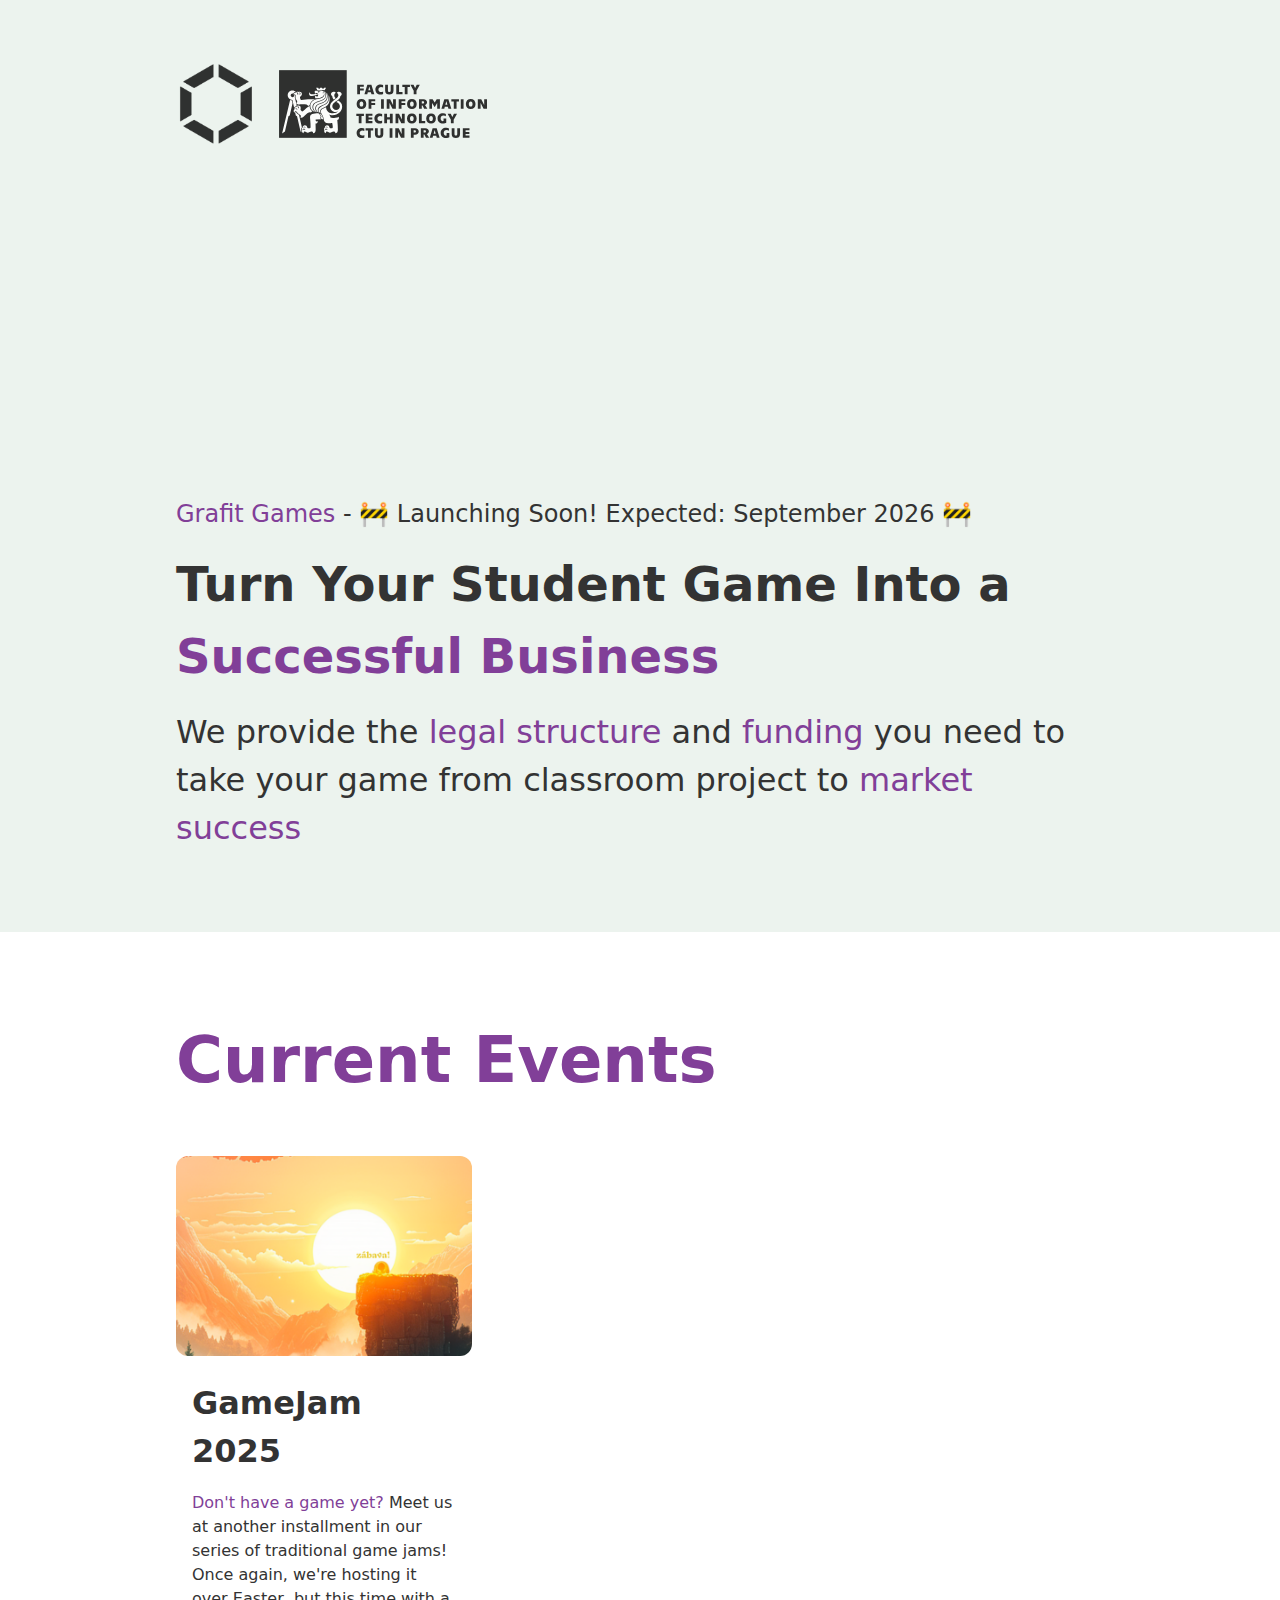
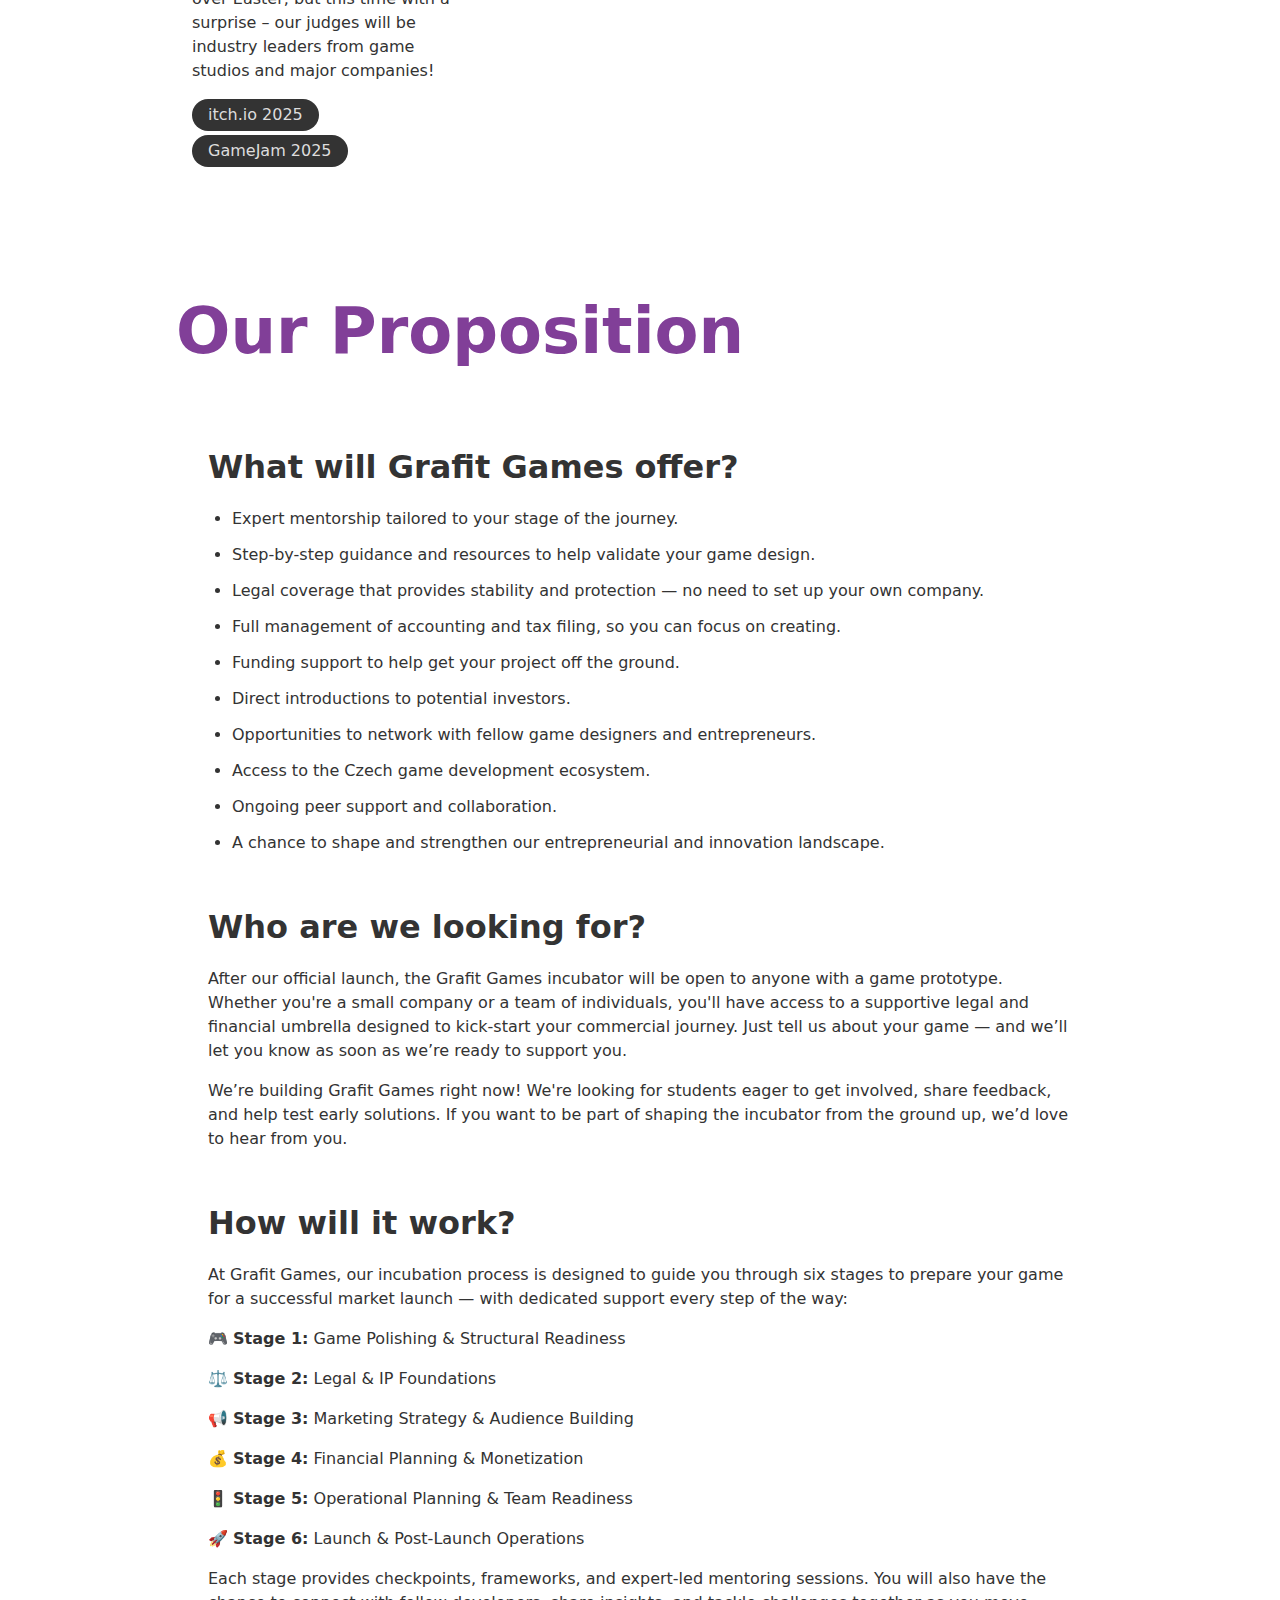
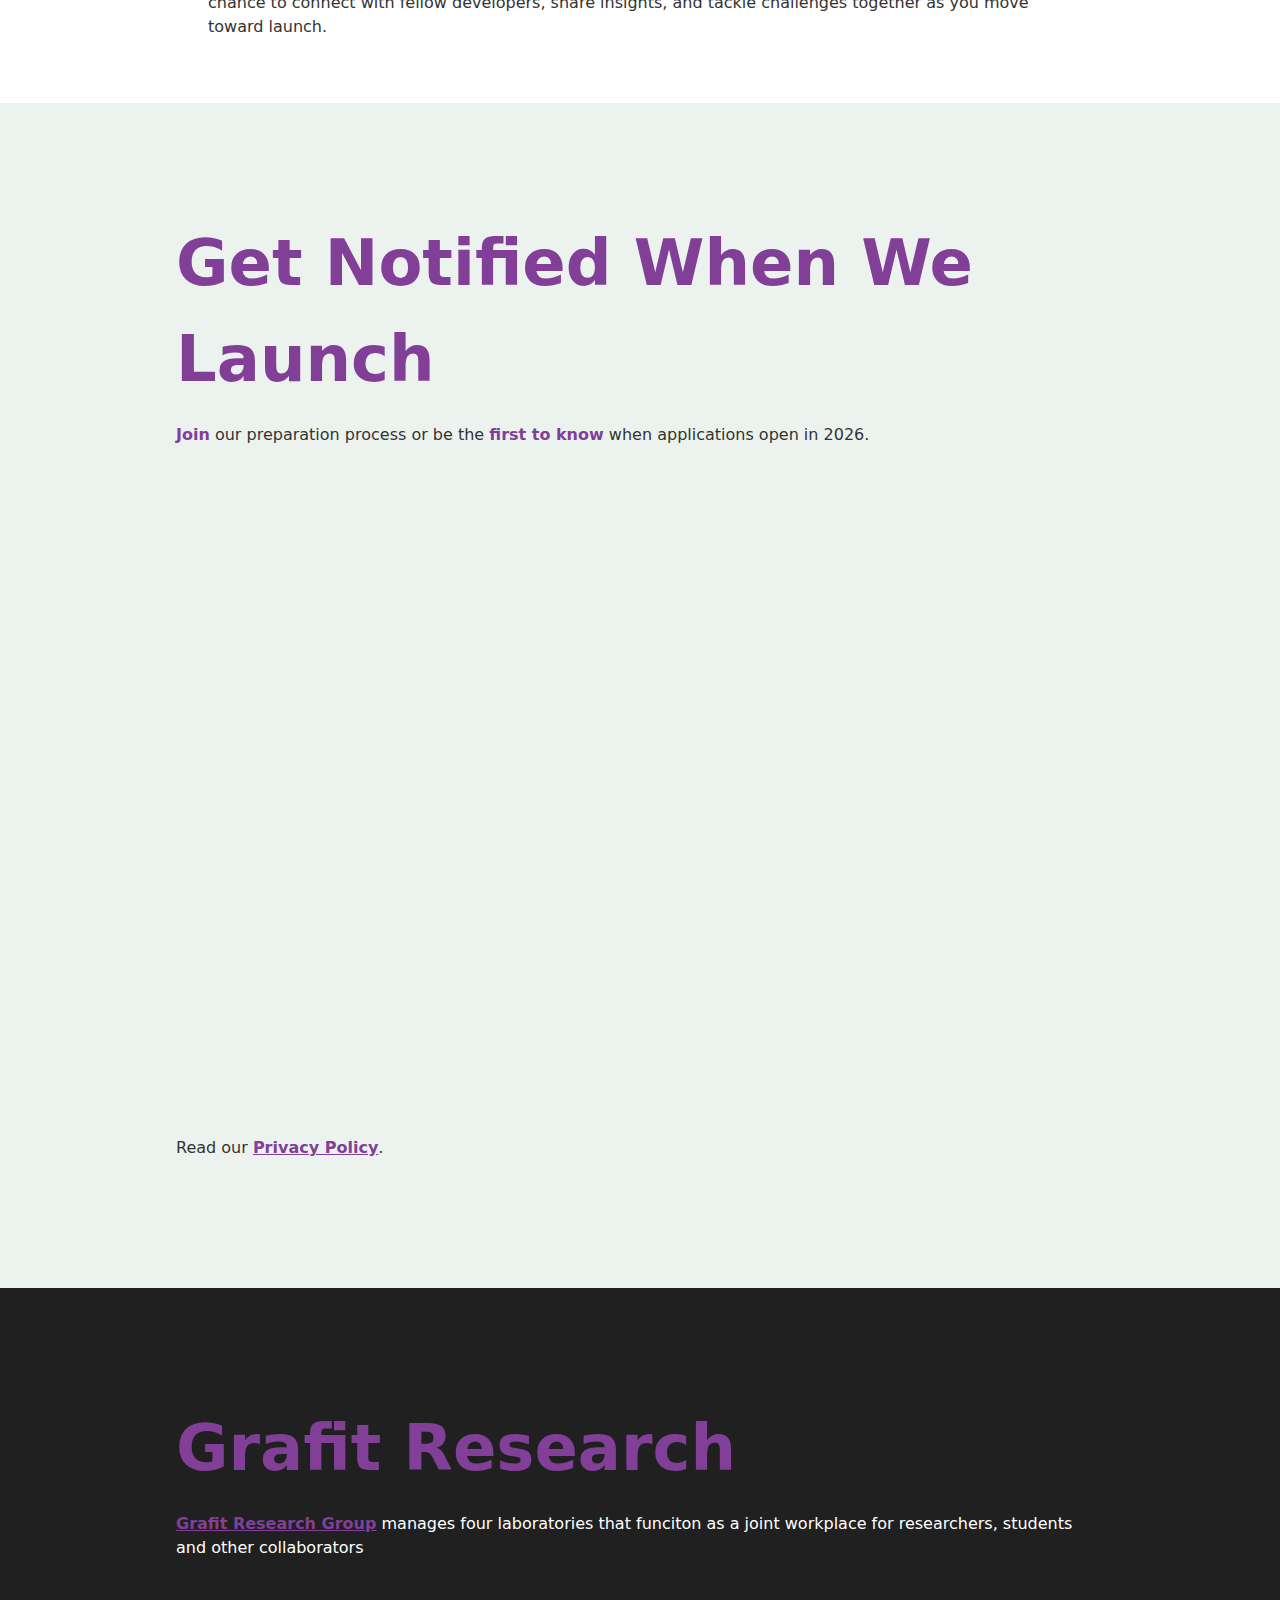
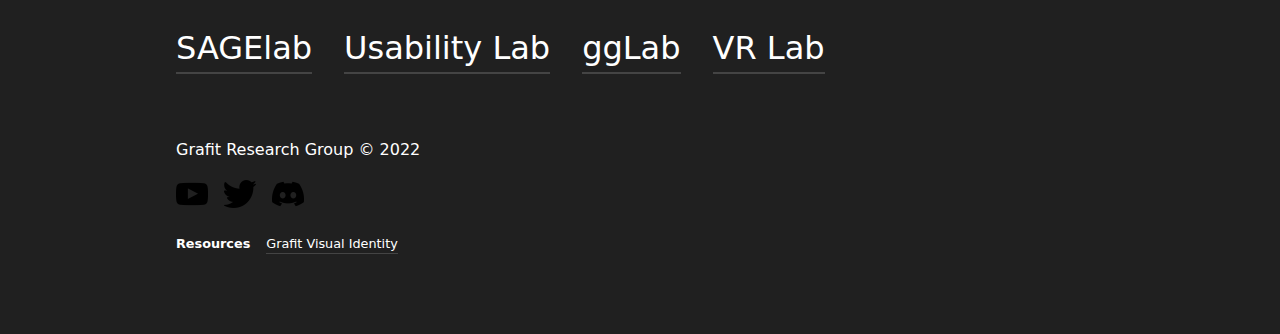
<file: index.html>
<!DOCTYPE html>
<html lang="en">

<head>
    <meta charset="UTF-8">
    <meta name="viewport" content="width=device-width, initial-scale=1.0">
    <link rel="stylesheet" href="./style.css">
    <link rel="stylesheet" href="./footer.css">
    <script src="./w3.js"></script>
    <title>Grafit Games</title>
</head>

<body>
    <div class="bg-dim">
        <section>
            <div class="hero-panel">
                <div class="logos">
                    <img class="logo" src="./assets/logos/grafit_bw.png" alt="grafit logo">
                    <img class="logo" src="./assets/logos/fitctu_bw.svg" alt="grafit logo">
                </div>
                <div>
                    <div class="hero-subtitle"><p><span>Grafit Games</span> - 🚧 Launching Soon!  Expected: September 2026 🚧</p></div>
                    <div class="hero-title"><p>Turn Your Student Game Into a <span>Successful Business</span></p></div>
                    <p>We provide the <span>legal structure</span> and <span>funding</span> you need to take your game from classroom project to <span>market success</span></p>
                </div>
            </div>
        </section>
    </div>

    <div>
        <section>
            <div class="panel">
                <h2>Current Events</h2>
            </div>
            <div class="events">
                <div class="event">
                    <img src="./assets/events/gamejam2025b.png" alt="GameJam 2025">
                    <div class="description">
                        <h3>GameJam 2025</h3>
                        <p><span>Don't have a game yet?</span> Meet us at another installment in our series of traditional game jams! Once again, we're hosting it over Easter, but this time with a surprise – our judges will be industry leaders from game studios and major companies!</p>
                        <ul>
                            <li><a href="https://itch.io/jam/gamejam-fit-2025a">itch.io 2025 </a></li>
                            <li><a href="https://gamejam.pages.fit/2025/">GameJam 2025</a></li> 
                        </ul>
                    </div>
                </div>         
            </div>
        </section>
        <section>
            <div class="panel">
                <h2>Our Proposition</h2>
            </div>
            <div class="infos">
                <div class="info">
                    <h3>What will Grafit Games offer?</h3>  
                    <ul>
                        <li>Expert mentorship tailored to your stage of the journey.</li>
                        <li>Step-by-step guidance and resources to help validate your game design.</li>
                        <li>Legal coverage that provides stability and protection — no need to set up your own company.</li>
                        <li>Full management of accounting and tax filing, so you can focus on creating.</li>
                        <li>Funding support to help get your project off the ground.</li>
                        <li>Direct introductions to potential investors.</li>
                        <li>Opportunities to network with fellow game designers and entrepreneurs.</li>
                        <li>Access to the Czech game development ecosystem.</li>
                        <li>Ongoing peer support and collaboration.</li>
                        <li>A chance to shape and strengthen our entrepreneurial and innovation landscape.</li>
                    </ul>
                </div>
                <div class="info">
                    <h3>Who are we looking for?</h3>
                    <p>After our official launch, the Grafit Games incubator will be open to anyone with a game prototype. Whether you're a small company or a team of individuals, you'll have access to a supportive legal and financial umbrella designed to kick-start your commercial journey. Just tell us about your game — and we’ll let you know as soon as we’re ready to support you.</p>
                    <p>We’re building Grafit Games right now! We're looking for students eager to get involved, share feedback, and help test early solutions. If you want to be part of shaping the incubator from the ground up, we’d love to hear from you.
                    </p>
                </div>
                <div class="info">
                    <h3>How will it work?</h3>
                    <p>At Grafit Games, our incubation process is designed to guide you through six stages to prepare your game for a successful market launch — with dedicated support every step of the way:</p>
                    <p>🎮 <b>Stage 1:</b> Game Polishing & Structural Readiness</p>
                    <p>⚖️ <b>Stage 2:</b> Legal & IP Foundations</p>
                    <p>📢 <b>Stage 3:</b> Marketing Strategy & Audience Building</p>
                    <p>💰 <b>Stage 4:</b> Financial Planning & Monetization</p>
                    <p>🚦 <b>Stage 5:</b> Operational Planning & Team Readiness</p>
                    <p>🚀 <b>Stage 6:</b> Launch & Post-Launch Operations</p>
                    <p>Each stage provides checkpoints, frameworks, and expert-led mentoring sessions. You will also have the chance to connect with fellow developers, share insights, and tackle challenges together as you move toward launch.</p>
                </div>
            </div>
        </section>
    </div>

    <div class="bg-dim">
        <section>
            <section class="panel">
                <h2>Get Notified When We Launch</h2>
                <p><span>Join</span> our preparation process or be the <span>first to know</span> when applications open in 2026.</p>
                <!-- <form class="notify-form">
                    <div>
                        <label for="fullName">Full Name *</label><br />
                        <input type="text" id="fullName" name="fullName" required placeholder="Name Surname"/>
                    </div>
                    <div>
                        <label for="email">Email *</label><br />
                        <input type="email" id="email" name="email" required  placeholder="eg. username@cvut.cz"/>
                    </div>
                    <div>
                        <label for="discord">Discord Username</label><br />
                        <input type="text" id="discord" name="discord" placeholder="user.name"/>
                    </div>
                    <div>
                        <label for="description">Game Description</label><br />
                        <textarea id="description" name="description" rows="4" placeholder="Brief description of your game (if you have one)..."></textarea>
                    </div>
                    <div class="checkbox">
                        <input type="checkbox" id="participate" name="participate" />
                        <label for="participate">I want to participate in the preparations</label>
                    </div>
                    <div class="submit">
                        <p>Read our <a href="assets/Grafit_Games_Privacy_Policy.pdf">Privacy Policy</a>.</p>
                        <button type="submit">Notify Me</button>
                    </div>
                </form> -->
                <iframe src="https://daily-cheddar-b9b.notion.site/ebd/1d81429371d38092b43fc94876b2cf0d" width="100%" height="650" frameborder="0" allowfullscreen style="max-width: 600px; border-radius: 12px; overflow: hidden;"></iframe>
                <p>Read our <a href="assets/Grafit_Games_Privacy_Policy.pdf">Privacy Policy</a>.</p>
            </section>
        </section>
    </div>
    <!-- <section>
        <div class="panel">
            <h2>Members</h2>
            <p>Grafit Research Group consists of researchers and teachers of computer graphics and related sciences centered around CTU FIT</p>
        </div>
        <div class="members">
            <a class="member" href="/members/hm/">Honza Matoušek</a>
            <a class="member" href="/members/ob/">Ondřej Brém</a>
        </div>
    </section> -->
    
    <div class="bg-dark">
        <section>
            <div class="panel">
                <h2>Grafit Research</h2>
                <p><a href="https://grafitctu.github.io/">Grafit Research Group</a> manages four laboratories that funciton as a joint workplace for researchers, students and other collaborators</p>
            </div>
            <div class="labs">
                <a class="lab" href="https://sagelab.cesnet.cz/en/">SAGElab</a>
                <a class="lab" href="https://grafitctu.github.io/labs/ulab">Usability Lab</a>
                <a class="lab" href="https://grafitctu.github.io/labs/gglab/">ggLab</a>
                <a class="lab" href="https://grafitctu.github.io/labs/vrlab/">VR Lab</a>
            </div>
            <div w3-include-html="/footer.html"></div>
        </section>
    
        <!---<ul>
        <p>
            <a href="https://www.youtube.com/channel/UC5lYKLsaeDs7ucC1nZIg19Q">
                <img alt="yt" height="51" src="imgs/yt.png" width="51"></a>
            <a href="https://twitter.com/CtuGrafit">
                <img alt="tw" height="51" src="imgs/tw.png" width="51"></a>
            <a href="https://discord.gg/sfMx2nq7BQ">
                <img alt="dc" height="51" src="imgs/dc.png" width="51"></a>
        </p>-->
    </div>
</body>

<script>w3IncludeHTML();</script>

</html>
</file>
<file: style.css>
:root {
    --radius: 12px;
    --radius-xl: 24px;
}

html, body {
    font-family: system-ui, -apple-system, BlinkMacSystemFont, 'Segoe UI', Roboto, Oxygen, Ubuntu, Cantarell, 'Open Sans', 'Helvetica Neue', sans-serif;
    font-size: 16px;
    line-height: 1.5;
    margin: 0;
    padding: 0;
    color: #333;
    background-color: #fff;
    /* antialiasing */
    -webkit-font-smoothing: antialiased;
    -moz-osx-font-smoothing: grayscale;
}

section {
    max-width: 100rem;
    margin: 4rem 9rem;
    padding: 0 2rem;
    box-sizing: border-box;
}

@media (max-width: 60rem) {
    section {
        padding: 0 1rem;
    }
}

@media (max-width: 40rem) {
    section {
        margin: 2rem auto;
    }
}


/* HEADERS */
h1 {
    font-size: 4rem;
    margin: 0;
    font-weight: 400;
}

h2 {
    color: #813F98;
    font-weight: 900;
    font-size: 4em;
    margin: 0;
}

@media (max-width: 60rem) {
    h2 {
        font-size: 3em;
    }
}

@media (max-width: 40rem) {
    h2 {
        font-size: 2em;
    }
}

h3 {
    font-size: 2em;
    margin: 0;
}

@media (max-width: 60rem) {
    h3 {
        font-size: 1.5em;
    }
}


/* RESOURCES */
.logos {
    display: flex;
    flex-direction: row;
    gap: 1rem;
}

img.logo {
    height: 5rem;
    display: block;
    opacity: 0.8;
}


/* INFO */
.infos {
    /* gap: 1rem; */
    /* position: relative; */
}
.infos .info {
    margin: 3rem auto;
    padding: 0 2rem;
}
.info ul {
    padding: 0px 1.5rem;
}
.info li {
    /* margin-bottom: 0.25rem; */
    margin-bottom: 0.75rem;
}

/* HERO */
.hero-panel {
    min-height: calc(100vh - 8rem);
    box-sizing: border-box;
    display: flex;
    flex-direction: column;
    justify-content: space-between;
    border-radius: var(--radius);
    position: relative;
}

.hero-panel p {
    font-size: 2.5em;
    margin: 1rem 0;
}
.hero-title {
    font-weight: 900;
    font-size: 1.5em;
}
.hero-subtitle {
    font-size: 0.75em;
}

.hero-panel p span {
    /* font-weight: 900; */
    color: #813F98;
}

@media (max-width: 80rem) {
    .hero-panel  {
        min-height: calc(100vh - 6rem);
    }
    .hero-panel p {
        font-size: 2em;
        margin: 1rem 0;
    }
}

@media (max-width: 60rem) {
    .hero-panel  {
        min-height: calc(100vh - 5rem);
    }
    .hero-panel p {
        font-size: 2em;
        margin: 1rem 0;
    }
}

@media (max-width: 40rem) {
    .hero-panel  {
        min-height: calc(100vh - 3rem);
    }
    .hero-panel p {
        font-size: 1.5em;
        margin: 1rem 0;
    }
}

/* EVENTS */
.events {
    box-sizing: border-box;
    display: flex;
    flex-direction: row;
    justify-content: space-between;
    flex-wrap: wrap;
    gap: 1rem;
}
.events .event {
    width: calc(33% - 2rem / 3);
    box-sizing: border-box;
}
.event p span {
    /* font-weight: 900; */
    color: #813F98;
}


@media (max-width: 60rem) {
    .events .event {
        width: calc(50% - 1rem / 2);
    } 
}
@media (max-width: 40rem) {
    .events .event {
        width: 100%;
    } 
}

.event img {
    width: 100%;
    height: 200px;
    object-fit: cover;
    border-radius: var(--radius);
}
.event ul {
    list-style: none;
    padding: 0;
    margin: 0;
}
.event .description {
    padding: 1rem 1rem 2rem;
    box-sizing: border-box;
}
.event ul li a {
    color: #DDD;
    text-decoration: none;
    display: inline-block;
    background: #333;
    padding: 4px 1rem;
    margin-bottom: 4px;
    border-radius: 1rem;
}
.event ul li a:hover {
    background: #111;
}


/* FORM */
.notify-form {
    display: flex;
    flex-direction: column;
    gap: 1.5rem;
    max-width: 600px;
    margin-top: 2rem;
    position: relative;
}

.notify-form input[type="text"],
.notify-form input[type="email"],
.notify-form textarea {
    width: 100%;
    padding: 0.75rem;
    font-size: 1rem;
    border: 1px solid #ccc;
    border-radius: var(--radius);
    box-sizing: border-box;
}

.notify-form label {
    font-weight: bold;
    margin-bottom: 0.5rem;
    display: inline-block;
}

.notify-form .checkbox {
    display: flex;
    align-items: center;
    gap: 0.5rem;
}

.notify-form .submit {
    display: flex;
    flex-direction: column;
    /* gap: 0.5rem; */
}
.notify-form .submit a {
    color: #813F98;
    font-weight: 900;
}

.notify-form button {
    background-color: #813F98;
    color: white;
    padding: 0.75rem 1.5rem;
    font-size: 1rem;
    border: none;
    border-radius: var(--radius);
    cursor: pointer;
    transition: background-color 0.2s ease;
}
  
.notify-form button:hover {
    background-color: #652e7a;
}


/* OTHERS */
.panel {
    padding: 1rem 0;
    margin: 2rem 0;
    box-sizing: border-box;
}
.panel p span {
    font-weight: 900;
    color: #813F98;
}
.panel p a {
    color: #813F98;
    font-weight: 700;
}
.nav {
    font-size: 1.5em;
}

.nav a {
    text-decoration: none;
    color: #333;
    border-bottom: 1px solid #333;
}

.label {
    font-size: 0.8em;
    text-transform: uppercase;
    opacity: 0.8;
}

.bg-dim {
    background: #ecf3ee;
    display: flex;
    flex-direction: column;
}

.bg-dark {
    display: flex;
    flex-direction: column;
    background: #202020;
    color: #fff;
}

.members,
.labs {
    display: flex;
    flex-direction: row;
    flex-wrap: wrap;
    gap: 2rem;
}

.members .member,
.labs .lab {
    color: inherit;
    text-decoration: none;
    font-size: 2rem;
    border-bottom: 2px solid #444;
}

@media (max-width: 60rem) {
    .members,
    .labs {
        gap: 1rem;
    }

    .members .member,
    .labs .lab {
        font-size: 1.5rem;
    }
}
</file>
<file: footer.css>
footer {
    margin-top: 4rem;
}

footer .social {
    display: flex;
    flex-direction: row;
    gap: 1rem;
    align-items: center;
    margin-top: 1rem;
}

footer .social img {
    width: 2rem;
}

footer .social a {
    text-decoration: none;
    border-bottom: none;
}

footer .resources {
    display: flex;
    flex-direction: row;
    flex-wrap: wrap;
    gap: 1rem;
    align-items: center;
    font-size: 0.8em;
}

footer .resources a {
    text-decoration: none;
    color: inherit;
    border-bottom: 1px solid #444;
}
</file>
